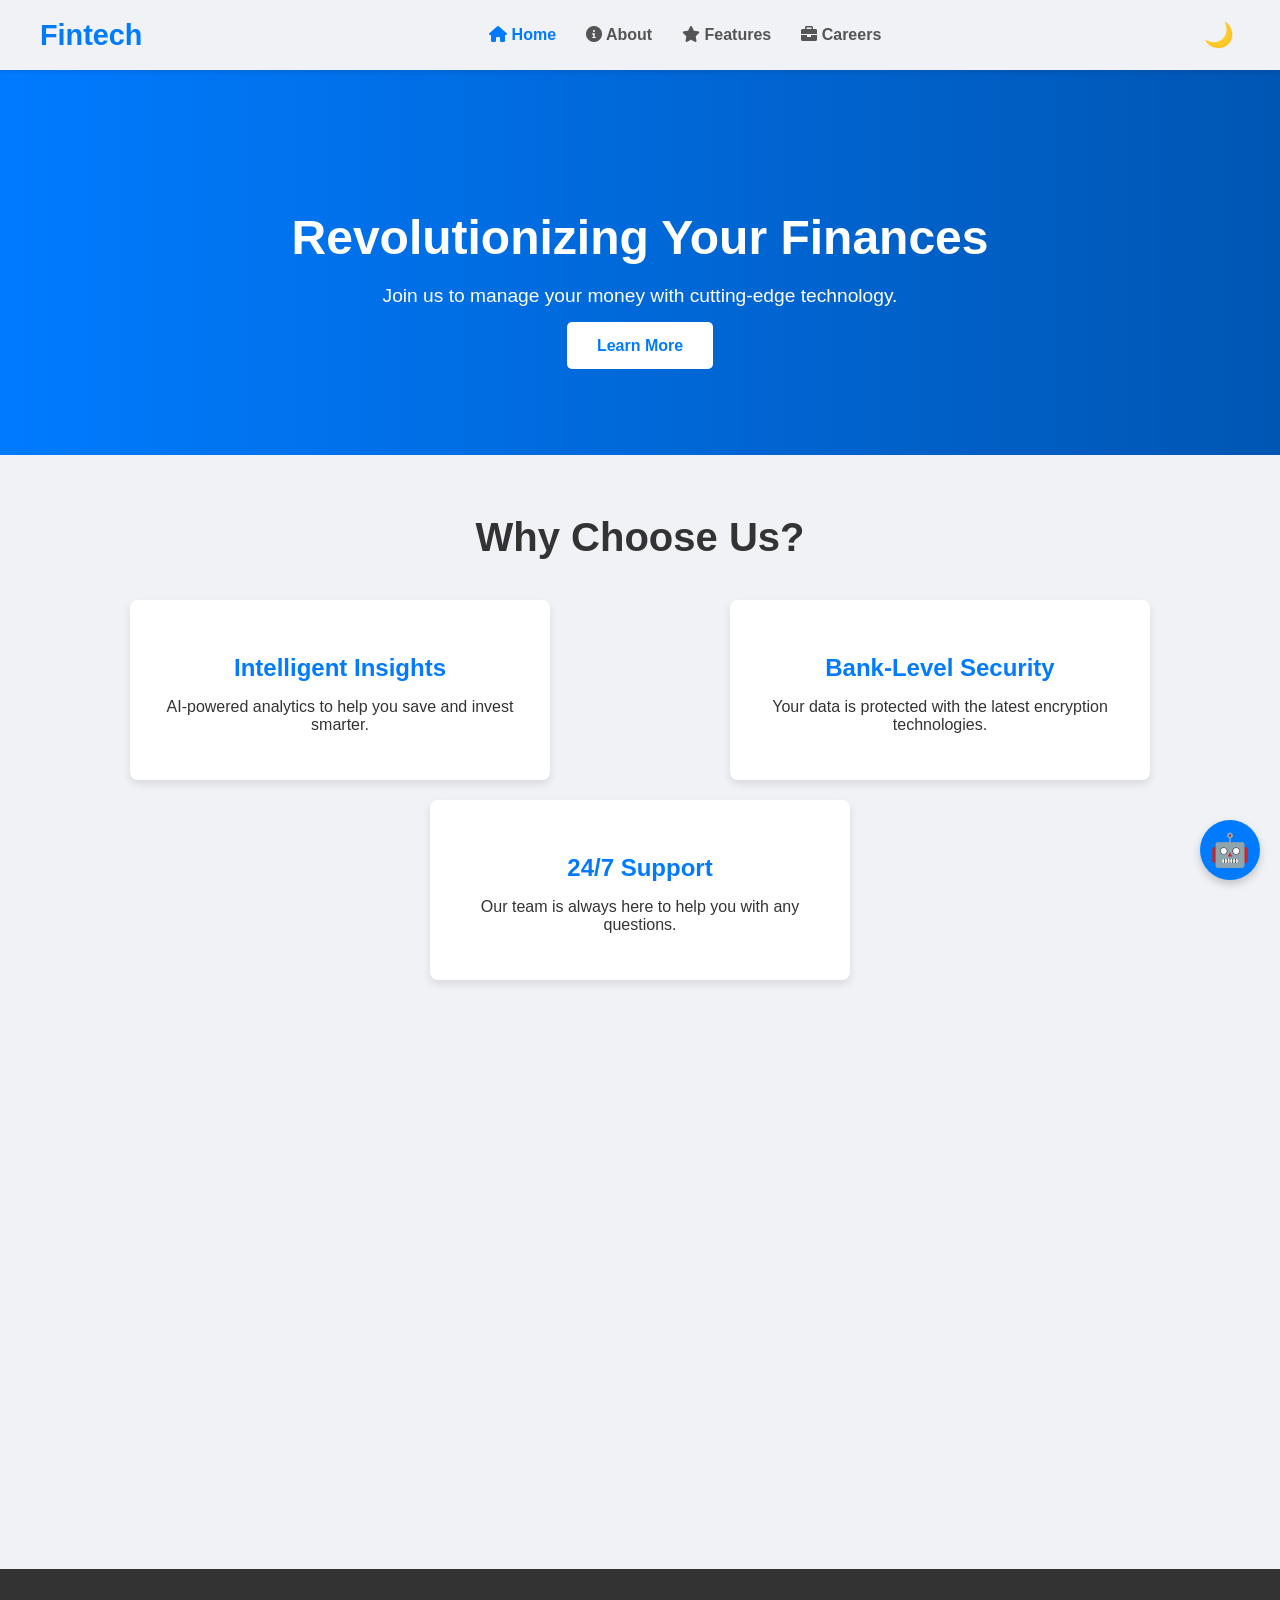
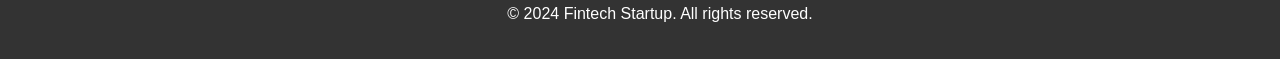
<file: index.html>
<!DOCTYPE html>
<html lang="en">
<!DOCTYPE html>
<html lang="en">
<head>
    <meta charset="UTF-8">
    <meta name="viewport" content="width=device-width, initial-scale=1.0">
    <title>Fintech Startup</title>
    <link rel="stylesheet" href="style.css">
    <link rel="stylesheet" href="https://cdnjs.cloudflare.com/ajax/libs/font-awesome/6.0.0-beta3/css/all.min.css">
</head>
<body>
    <header>
        <nav>
            <div class="logo">Fintech</div>
            <ul>
                <li><a href="index.html"><i class="fas fa-home"></i> Home</a></li>
                <li><a href="about.html"><i class="fas fa-info-circle"></i> About</a></li>
                <li><a href="features.html"><i class="fas fa-star"></i> Features</a></li>
                <li><a href="careers.html"><i class="fas fa-briefcase"></i> Careers</a></li>
            </ul>
            <button id="theme-switcher">🌙</button>
        </nav>
    </header>

    <main>
        <section id="home" class="hero">
            <h1>Revolutionizing Your Finances</h1>
            <p>Join us to manage your money with cutting-edge technology.</p>
            <a href="features.html" class="cta-button">Learn More</a>
        </section>

        <section id="features" class="features">
            <h2>Why Choose Us?</h2>
            <div class="feature-list">
                <div class="feature-item">
                    <h3>Intelligent Insights</h3>
                    <p>AI-powered analytics to help you save and invest smarter.</p>
                </div>
                <div class="feature-item">
                    <h3>Bank-Level Security</h3>
                    <p>Your data is protected with the latest encryption technologies.</p>
                </div>
                <div class="feature-item">
                    <h3>24/7 Support</h3>
                    <p>Our team is always here to help you with any questions.</p>
                </div>
            </div>
        </section>

        <section id="stats" class="stats">
            <h2>Our Impact in Numbers</h2>
            <div class="stat-list">
                <div class="stat-item">
                    <h3>10B+</h3>
                    <p>Transactions Processed</p>
                </div>
                <div class="stat-item">
                    <h3>1M+</h3>
                    <p>Happy Customers</p>
                </div>
                <div class="stat-item">
                    <h3>99.9%</h3>
                    <p>Uptime</p>
                </div>
            </div>
        </section>
    </main>

    <footer>
        <p>&copy; 2024 Fintech Startup. All rights reserved.</p>
    </footer>

    <div id="chatbot-container">
        <button id="chatbot-toggle">🤖</button>
        <div id="chatbot-window" class="hidden">
            <div id="chatbot-header">
                <h2>Chat with us!</h2>
            </div>
            <div id="chatbot-messages"></div>
            <div id="chatbot-input-container">
                <input type="text" id="chatbot-input" placeholder="Type your message...">
                <button id="chatbot-send">Send</button>
            </div>
        </div>
    </div>
    <script src="script.js"></script>
</body>
</html>
</file>
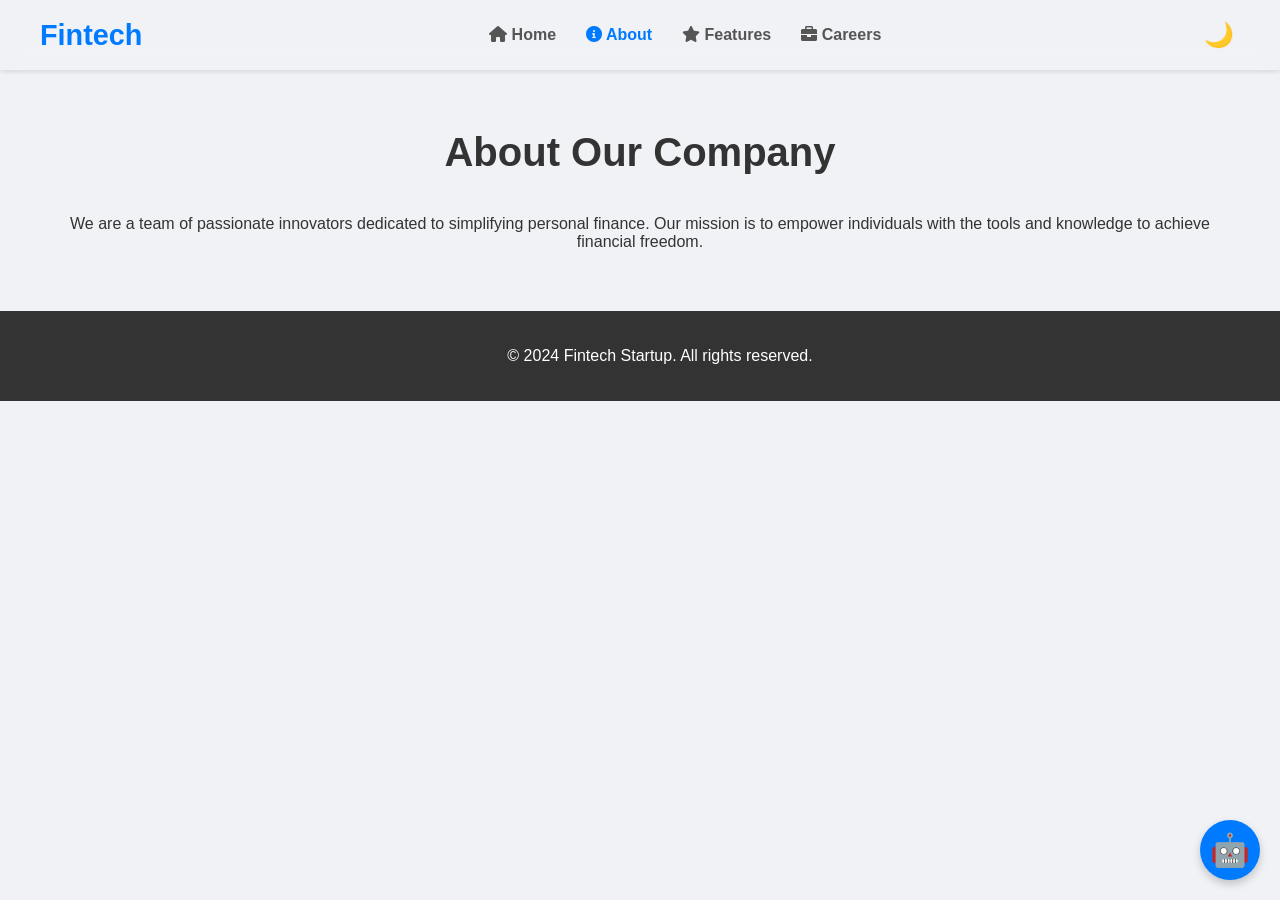
<file: about.html>
<!DOCTYPE html>
<html lang="en">
<!DOCTYPE html>
<html lang="en">
<head>
    <meta charset="UTF-8">
    <meta name="viewport" content="width=device-width, initial-scale=1.0">
    <title>About Us - Fintech Startup</title>
    <link rel="stylesheet" href="style.css">
    <link rel="stylesheet" href="https://cdnjs.cloudflare.com/ajax/libs/font-awesome/6.0.0-beta3/css/all.min.css">
</head>
<body>
    <header>
        <nav>
            <div class="logo">Fintech</div>
            <ul>
                <li><a href="index.html"><i class="fas fa-home"></i> Home</a></li>
                <li><a href="about.html"><i class="fas fa-info-circle"></i> About</a></li>
                <li><a href="features.html"><i class="fas fa-star"></i> Features</a></li>
                <li><a href="careers.html"><i class="fas fa-briefcase"></i> Careers</a></li>
            </ul>
            <button id="theme-switcher">🌙</button>
        </nav>
    </header>

    <main>
        <section class="about-us">
            <h1>About Our Company</h1>
            <p>We are a team of passionate innovators dedicated to simplifying personal finance. Our mission is to empower individuals with the tools and knowledge to achieve financial freedom.</p>
        </section>
    </main>

    <footer>
        <p>&copy; 2024 Fintech Startup. All rights reserved.</p>
    </footer>

    <div id="chatbot-container">
        <button id="chatbot-toggle">🤖</button>
        <div id="chatbot-window" class="hidden">
            <div id="chatbot-header">
                <h2>Chat with us!</h2>
            </div>
            <div id="chatbot-messages"></div>
            <div id="chatbot-input-container">
                <input type="text" id="chatbot-input" placeholder="Type your message...">
                <button id="chatbot-send">Send</button>
            </div>
        </div>
    </div>
    <script src="script.js"></script>
</body>
</html>
</file>
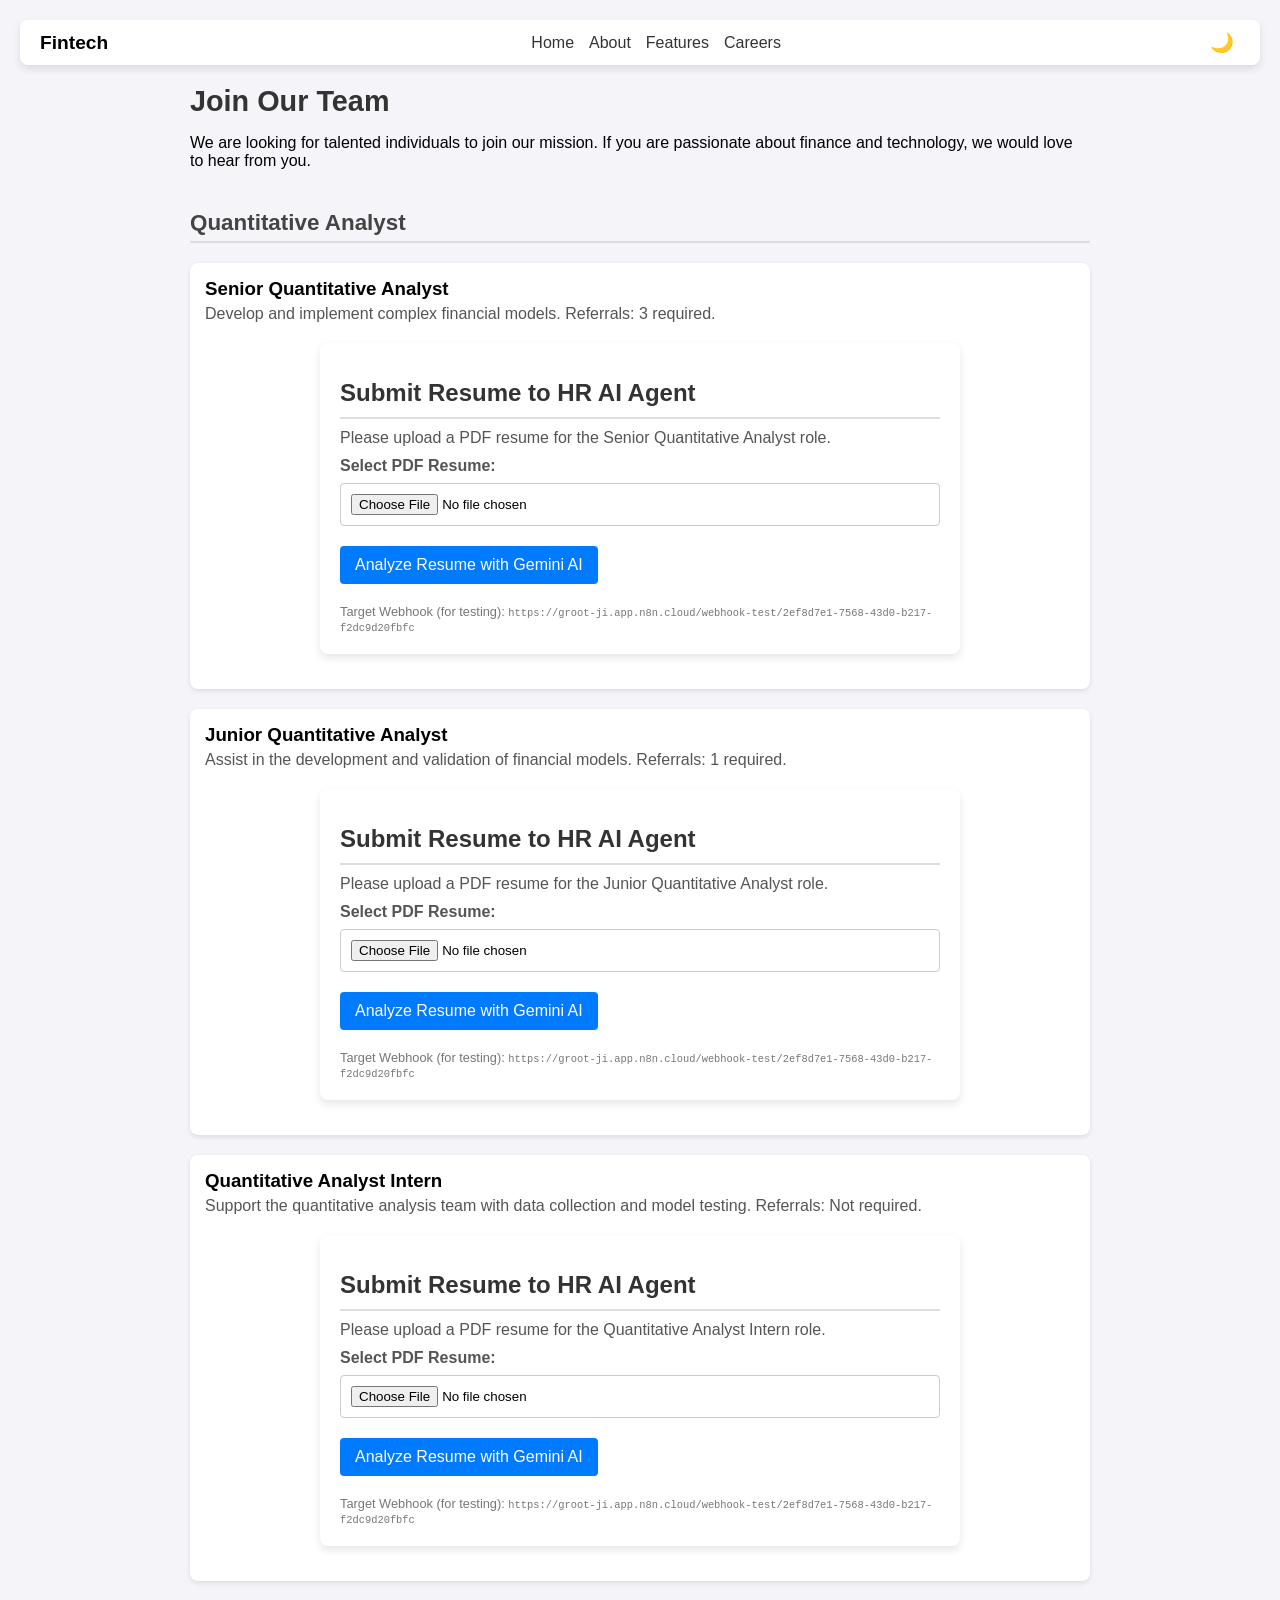
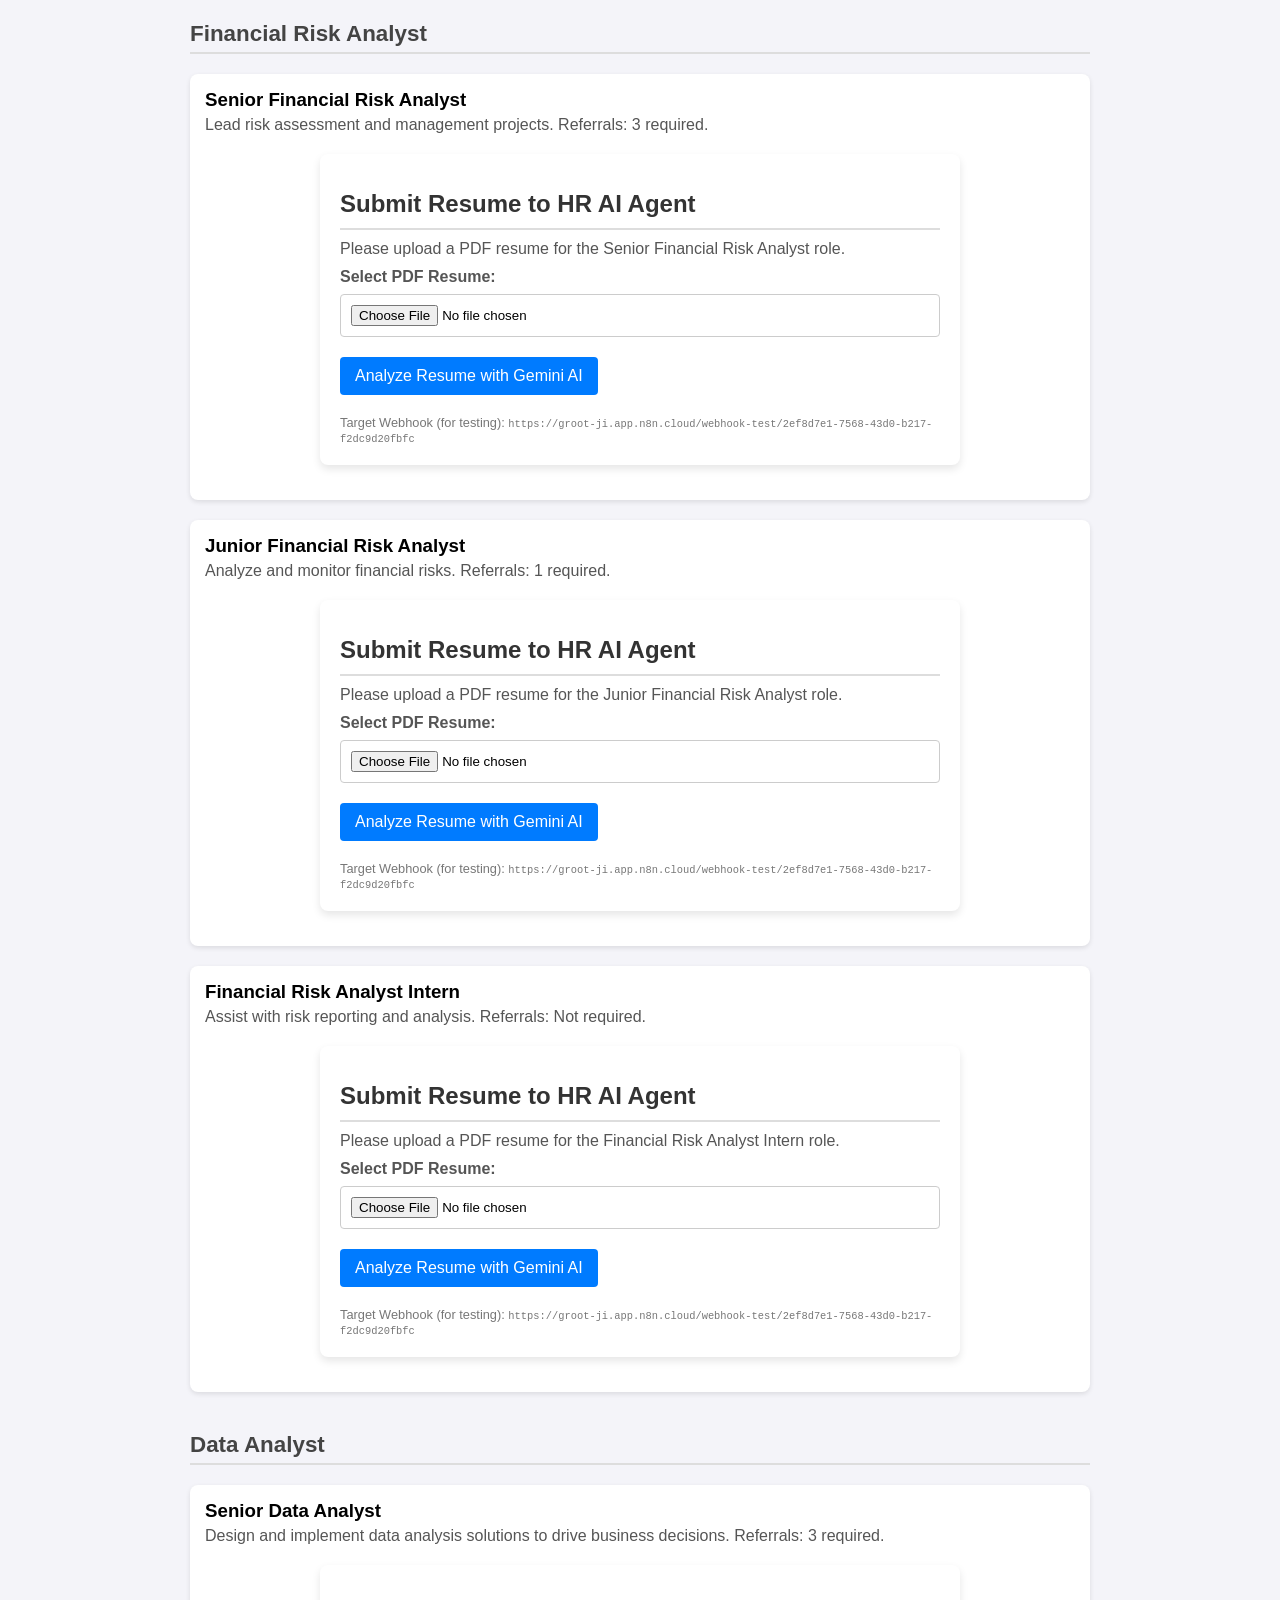
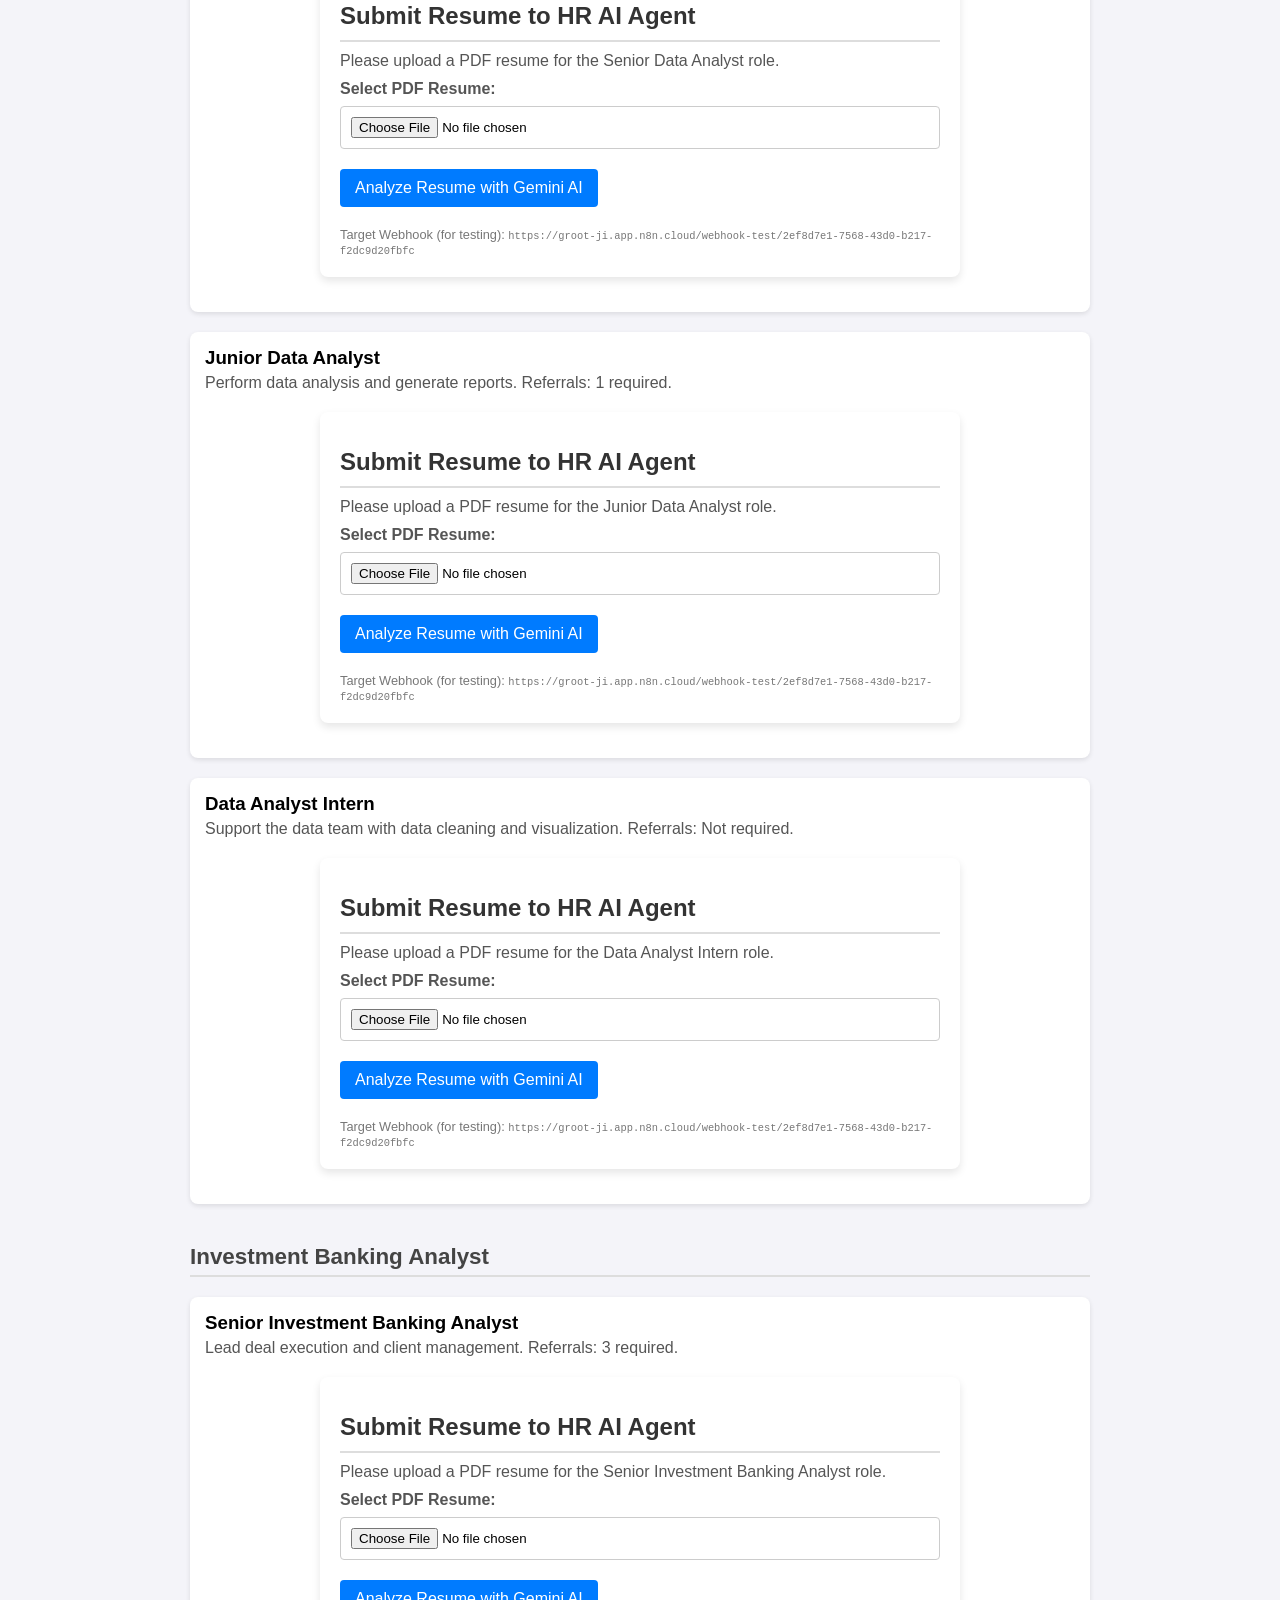
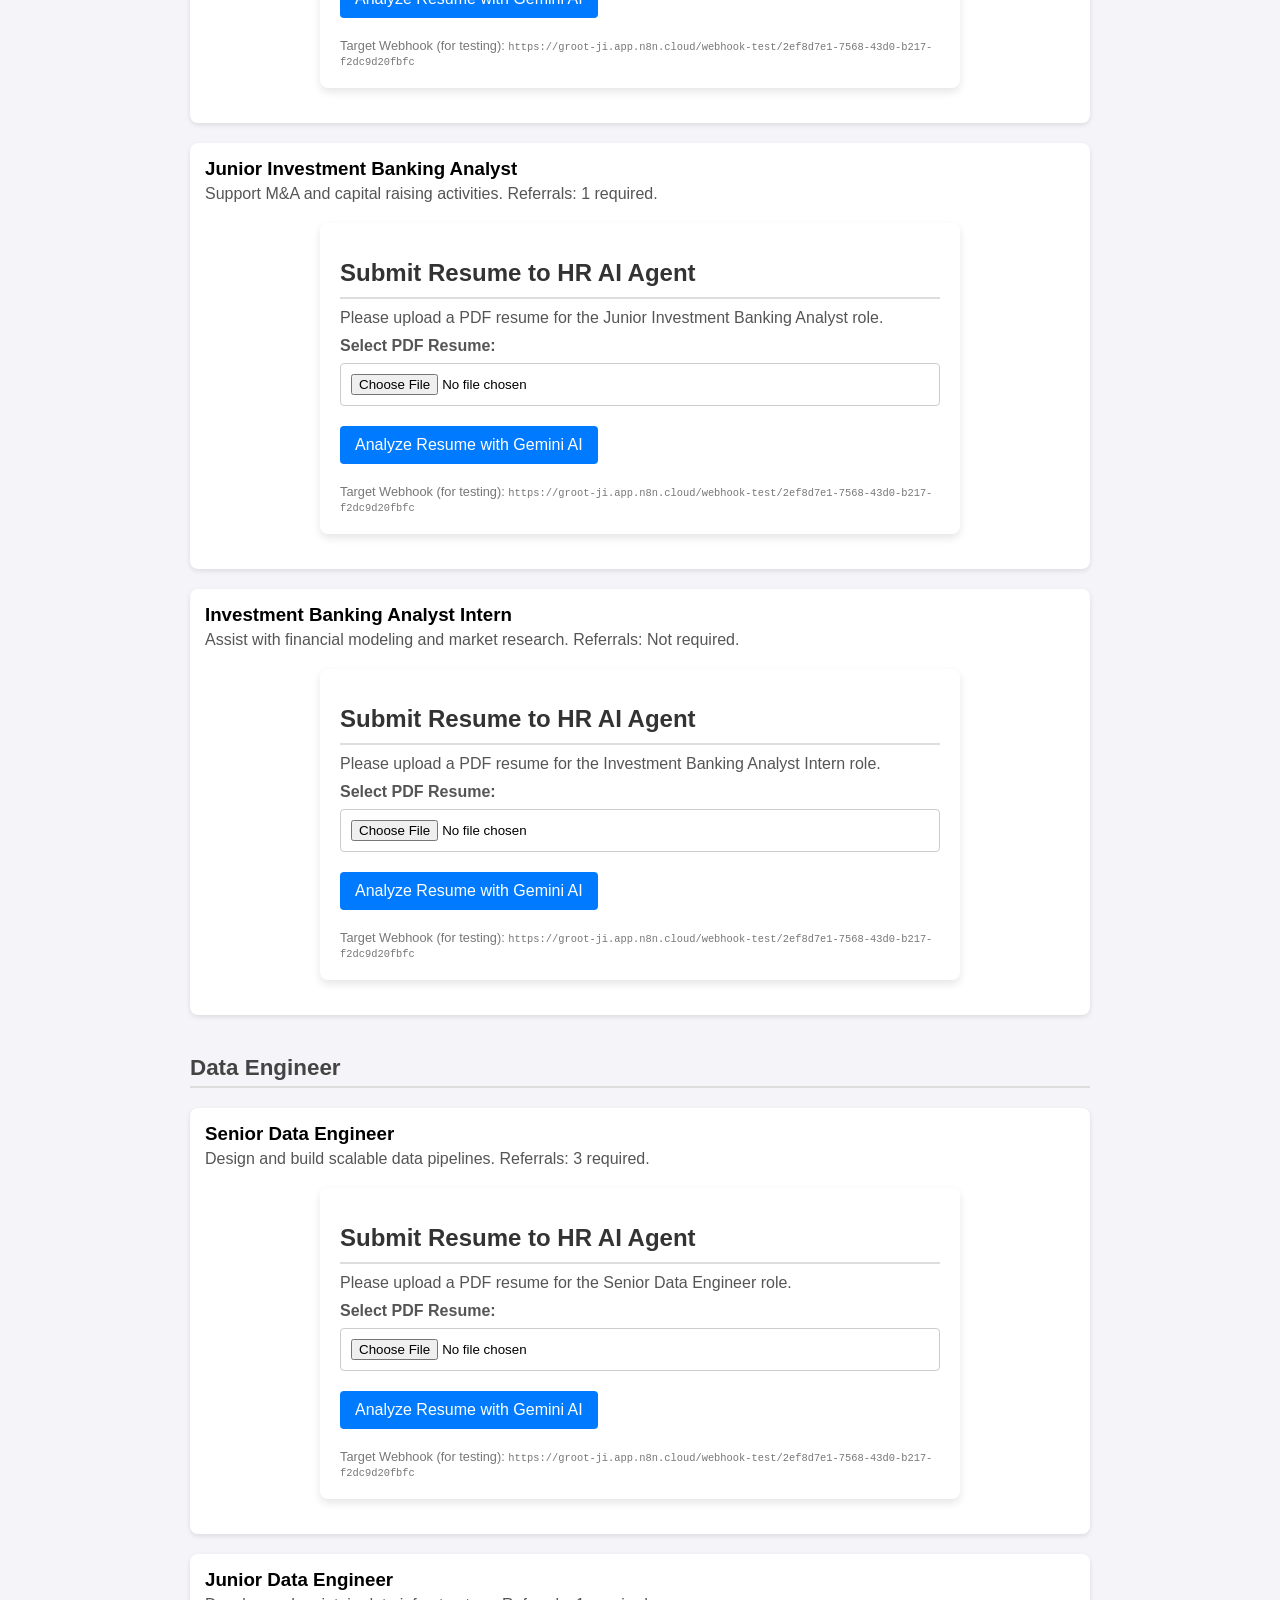
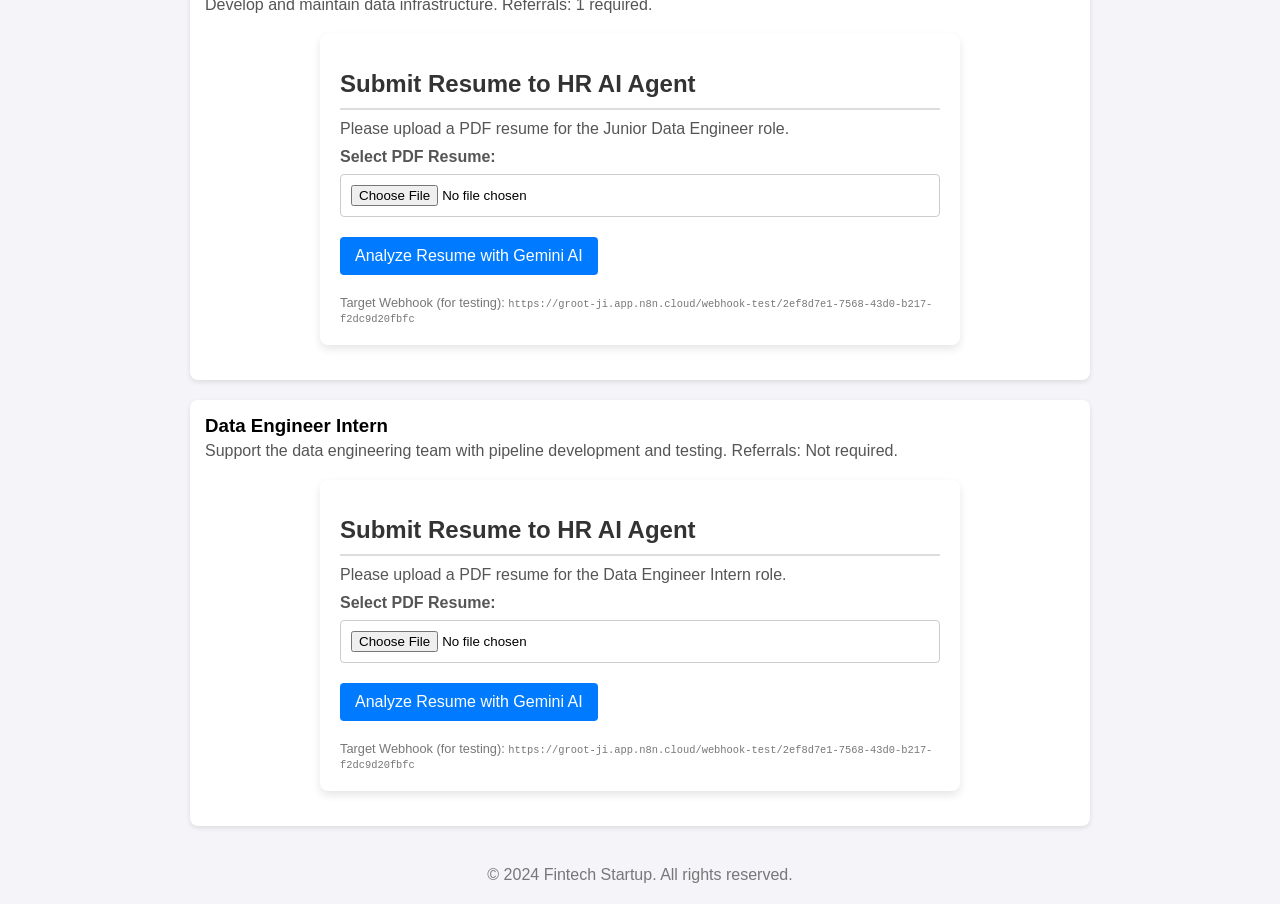
<file: careers.html>
<!DOCTYPE html>
<html lang="en">
<head>
    <meta charset="UTF-8">
    <meta name="viewport" content="width=device-width, initial-scale=1.0">
    <title>Careers - Fintech Startup</title>
    <style>
        body { font-family: Arial, sans-serif; margin: 20px; background-color: #f4f4f9; }
        header nav { display: flex; justify-content: space-between; align-items: center; background-color: #fff; padding: 10px 20px; border-radius: 8px; box-shadow: 0 4px 8px rgba(0,0,0,0.1); margin-bottom: 20px; }
        header nav .logo { font-weight: bold; font-size: 1.2em; }
        header nav ul { list-style: none; display: flex; gap: 15px; margin: 0; padding: 0; }
        header nav ul li a { text-decoration: none; color: #333; }
        header nav button { cursor: pointer; background: none; border: none; font-size: 1.2em; }
        .container { max-width: 900px; margin: 0 auto; }
        h1 { color: #333; font-size: 1.8em; margin-bottom: 10px; }
        h2 { color: #444; font-size: 1.4em; margin-top: 40px; border-bottom: 2px solid #ddd; padding-bottom: 5px; }
        .job-opening { margin-top: 20px; padding: 15px; background-color: #fff; border-radius: 8px; box-shadow: 0 2px 5px rgba(0,0,0,0.1); }
        .job-opening h3 { margin: 0 0 5px 0; }
        .job-opening p { margin: 0 0 10px 0; color: #555; }
        .form-container { max-width: 600px; margin: 20px auto; padding: 20px; background: white; border-radius: 8px; box-shadow: 0 4px 8px rgba(0,0,0,0.1); }
        .form-container h1 { color: #333; font-size: 1.5em; border-bottom: 2px solid #ddd; padding-bottom: 10px; }
        .form-container label { display: block; margin-bottom: 8px; font-weight: bold; color: #555; }
        .form-container input[type="file"] { margin-bottom: 20px; padding: 10px; border: 1px solid #ccc; border-radius: 4px; display: block; width: 100%; box-sizing: border-box; }
        .form-container input[type="submit"] { background-color: #007bff; color: white; padding: 10px 15px; border: none; border-radius: 4px; cursor: pointer; font-size: 1em; transition: background-color 0.3s; }
        .form-container input[type="submit"]:hover { background-color: #0056b3; }
        .webhook-info { font-size: 0.8em; color: #777; margin-top: 20px; }
        footer { text-align: center; margin-top: 40px; color: #777; }
    </style>
</head>
<body>
    <header>
        <nav>
            <div class="logo">Fintech</div>
            <ul>
                <li><a href="index.html">Home</a></li>
                <li><a href="about.html">About</a></li>
                <li><a href="features.html">Features</a></li>
                <li><a href="careers.html">Careers</a></li>
            </ul>
            <button id="theme-switcher">🌙</button>
        </nav>
    </header>

    <div class="container">
        <h1>Join Our Team</h1>
        <p>We are looking for talented individuals to join our mission. If you are passionate about finance and technology, we would love to hear from you.</p>

        <!-- Quantitative Analyst -->
        <h2>Quantitative Analyst</h2>
        <div class="job-opening">
            <h3>Senior Quantitative Analyst</h3>
            <p>Develop and implement complex financial models. Referrals: 3 required.</p>
            <div class="form-container">
                <h1>Submit Resume to HR AI Agent</h1>
                <p>Please upload a PDF resume for the Senior Quantitative Analyst role.</p>

                <form
                    action="https://groot-ji.app.n8n.cloud/webhook-test/2ef8d7e1-7568-43d0-b217-f2dc9d20fbfc"
                    method="POST"
                    enctype="multipart/form-data">

                    <label for="resumeFile-senior-quant">Select PDF Resume:</label>
                    <input
                        type="file"
                        id="resumeFile-senior-quant"
                        name="data"
                        accept=".pdf"
                        required>

                    <input type="submit" value="Analyze Resume with Gemini AI">
                </form>

                <div class="webhook-info">
                    Target Webhook (for testing): <code>https://groot-ji.app.n8n.cloud/webhook-test/2ef8d7e1-7568-43d0-b217-f2dc9d20fbfc</code>
                </div>
            </div>
        </div>

        <div class="job-opening">
            <h3>Junior Quantitative Analyst</h3>
            <p>Assist in the development and validation of financial models. Referrals: 1 required.</p>
            <div class="form-container">
                <h1>Submit Resume to HR AI Agent</h1>
                <p>Please upload a PDF resume for the Junior Quantitative Analyst role.</p>

                <form
                    action="https://groot-ji.app.n8n.cloud/webhook-test/2ef8d7e1-7568-43d0-b217-f2dc9d20fbfc"
                    method="POST"
                    enctype="multipart/form-data">

                    <label for="resumeFile-junior-quant">Select PDF Resume:</label>
                    <input
                        type="file"
                        id="resumeFile-junior-quant"
                        name="data"
                        accept=".pdf"
                        required>

                    <input type="submit" value="Analyze Resume with Gemini AI">
                </form>

                <div class="webhook-info">
                    Target Webhook (for testing): <code>https://groot-ji.app.n8n.cloud/webhook-test/2ef8d7e1-7568-43d0-b217-f2dc9d20fbfc</code>
                </div>
            </div>
        </div>

        <div class="job-opening">
            <h3>Quantitative Analyst Intern</h3>
            <p>Support the quantitative analysis team with data collection and model testing. Referrals: Not required.</p>
            <div class="form-container">
                <h1>Submit Resume to HR AI Agent</h1>
                <p>Please upload a PDF resume for the Quantitative Analyst Intern role.</p>

                <form
                    action="https://groot-ji.app.n8n.cloud/webhook-test/2ef8d7e1-7568-43d0-b217-f2dc9d20fbfc"
                    method="POST"
                    enctype="multipart/form-data">

                    <label for="resumeFile-intern-quant">Select PDF Resume:</label>
                    <input
                        type="file"
                        id="resumeFile-intern-quant"
                        name="data"
                        accept=".pdf"
                        required>

                    <input type="submit" value="Analyze Resume with Gemini AI">
                </form>

                <div class="webhook-info">
                    Target Webhook (for testing): <code>https://groot-ji.app.n8n.cloud/webhook-test/2ef8d7e1-7568-43d0-b217-f2dc9d20fbfc</code>
                </div>
            </div>
        </div>

        <!-- Financial Risk Analyst -->
        <h2>Financial Risk Analyst</h2>
        <div class="job-opening">
            <h3>Senior Financial Risk Analyst</h3>
            <p>Lead risk assessment and management projects. Referrals: 3 required.</p>
            <div class="form-container">
                <h1>Submit Resume to HR AI Agent</h1>
                <p>Please upload a PDF resume for the Senior Financial Risk Analyst role.</p>

                <form
                    action="https://groot-ji.app.n8n.cloud/webhook-test/2ef8d7e1-7568-43d0-b217-f2dc9d20fbfc"
                    method="POST"
                    enctype="multipart/form-data">

                    <label for="resumeFile-senior-risk">Select PDF Resume:</label>
                    <input
                        type="file"
                        id="resumeFile-senior-risk"
                        name="data"
                        accept=".pdf"
                        required>

                    <input type="submit" value="Analyze Resume with Gemini AI">
                </form>

                <div class="webhook-info">
                    Target Webhook (for testing): <code>https://groot-ji.app.n8n.cloud/webhook-test/2ef8d7e1-7568-43d0-b217-f2dc9d20fbfc</code>
                </div>
            </div>
        </div>

        <div class="job-opening">
            <h3>Junior Financial Risk Analyst</h3>
            <p>Analyze and monitor financial risks. Referrals: 1 required.</p>
            <div class="form-container">
                <h1>Submit Resume to HR AI Agent</h1>
                <p>Please upload a PDF resume for the Junior Financial Risk Analyst role.</p>

                <form
                    action="https://groot-ji.app.n8n.cloud/webhook-test/2ef8d7e1-7568-43d0-b217-f2dc9d20fbfc"
                    method="POST"
                    enctype="multipart/form-data">

                    <label for="resumeFile-junior-risk">Select PDF Resume:</label>
                    <input
                        type="file"
                        id="resumeFile-junior-risk"
                        name="data"
                        accept=".pdf"
                        required>

                    <input type="submit" value="Analyze Resume with Gemini AI">
                </form>

                <div class="webhook-info">
                    Target Webhook (for testing): <code>https://groot-ji.app.n8n.cloud/webhook-test/2ef8d7e1-7568-43d0-b217-f2dc9d20fbfc</code>
                </div>
            </div>
        </div>

        <div class="job-opening">
            <h3>Financial Risk Analyst Intern</h3>
            <p>Assist with risk reporting and analysis. Referrals: Not required.</p>
            <div class="form-container">
                <h1>Submit Resume to HR AI Agent</h1>
                <p>Please upload a PDF resume for the Financial Risk Analyst Intern role.</p>

                <form
                    action="https://groot-ji.app.n8n.cloud/webhook-test/2ef8d7e1-7568-43d0-b217-f2dc9d20fbfc"
                    method="POST"
                    enctype="multipart/form-data">

                    <label for="resumeFile-intern-risk">Select PDF Resume:</label>
                    <input
                        type="file"
                        id="resumeFile-intern-risk"
                        name="data"
                        accept=".pdf"
                        required>

                    <input type="submit" value="Analyze Resume with Gemini AI">
                </form>

                <div class="webhook-info">
                    Target Webhook (for testing): <code>https://groot-ji.app.n8n.cloud/webhook-test/2ef8d7e1-7568-43d0-b217-f2dc9d20fbfc</code>
                </div>
            </div>
        </div>

        <!-- Data Analyst -->
        <h2>Data Analyst</h2>
        <div class="job-opening">
            <h3>Senior Data Analyst</h3>
            <p>Design and implement data analysis solutions to drive business decisions. Referrals: 3 required.</p>
            <div class="form-container">
                <h1>Submit Resume to HR AI Agent</h1>
                <p>Please upload a PDF resume for the Senior Data Analyst role.</p>

                <form
                    action="https://groot-ji.app.n8n.cloud/webhook-test/2ef8d7e1-7568-43d0-b217-f2dc9d20fbfc"
                    method="POST"
                    enctype="multipart/form-data">

                    <label for="resumeFile-senior-data">Select PDF Resume:</label>
                    <input
                        type="file"
                        id="resumeFile-senior-data"
                        name="data"
                        accept=".pdf"
                        required>

                    <input type="submit" value="Analyze Resume with Gemini AI">
                </form>

                <div class="webhook-info">
                    Target Webhook (for testing): <code>https://groot-ji.app.n8n.cloud/webhook-test/2ef8d7e1-7568-43d0-b217-f2dc9d20fbfc</code>
                </div>
            </div>
        </div>

        <div class="job-opening">
            <h3>Junior Data Analyst</h3>
            <p>Perform data analysis and generate reports. Referrals: 1 required.</p>
            <div class="form-container">
                <h1>Submit Resume to HR AI Agent</h1>
                <p>Please upload a PDF resume for the Junior Data Analyst role.</p>

                <form
                    action="https://groot-ji.app.n8n.cloud/webhook-test/2ef8d7e1-7568-43d0-b217-f2dc9d20fbfc"
                    method="POST"
                    enctype="multipart/form-data">

                    <label for="resumeFile-junior-data">Select PDF Resume:</label>
                    <input
                        type="file"
                        id="resumeFile-junior-data"
                        name="data"
                        accept=".pdf"
                        required>

                    <input type="submit" value="Analyze Resume with Gemini AI">
                </form>

                <div class="webhook-info">
                    Target Webhook (for testing): <code>https://groot-ji.app.n8n.cloud/webhook-test/2ef8d7e1-7568-43d0-b217-f2dc9d20fbfc</code>
                </div>
            </div>
        </div>

        <div class="job-opening">
            <h3>Data Analyst Intern</h3>
            <p>Support the data team with data cleaning and visualization. Referrals: Not required.</p>
            <div class="form-container">
                <h1>Submit Resume to HR AI Agent</h1>
                <p>Please upload a PDF resume for the Data Analyst Intern role.</p>

                <form
                    action="https://groot-ji.app.n8n.cloud/webhook-test/2ef8d7e1-7568-43d0-b217-f2dc9d20fbfc"
                    method="POST"
                    enctype="multipart/form-data">

                    <label for="resumeFile-intern-data">Select PDF Resume:</label>
                    <input
                        type="file"
                        id="resumeFile-intern-data"
                        name="data"
                        accept=".pdf"
                        required>

                    <input type="submit" value="Analyze Resume with Gemini AI">
                </form>

                <div class="webhook-info">
                    Target Webhook (for testing): <code>https://groot-ji.app.n8n.cloud/webhook-test/2ef8d7e1-7568-43d0-b217-f2dc9d20fbfc</code>
                </div>
            </div>
        </div>

        <!-- Investment Banking Analyst -->
        <h2>Investment Banking Analyst</h2>
        <div class="job-opening">
            <h3>Senior Investment Banking Analyst</h3>
            <p>Lead deal execution and client management. Referrals: 3 required.</p>
            <div class="form-container">
                <h1>Submit Resume to HR AI Agent</h1>
                <p>Please upload a PDF resume for the Senior Investment Banking Analyst role.</p>

                <form
                    action="https://groot-ji.app.n8n.cloud/webhook-test/2ef8d7e1-7568-43d0-b217-f2dc9d20fbfc"
                    method="POST"
                    enctype="multipart/form-data">

                    <label for="resumeFile-senior-ib">Select PDF Resume:</label>
                    <input
                        type="file"
                        id="resumeFile-senior-ib"
                        name="data"
                        accept=".pdf"
                        required>

                    <input type="submit" value="Analyze Resume with Gemini AI">
                </form>

                <div class="webhook-info">
                    Target Webhook (for testing): <code>https://groot-ji.app.n8n.cloud/webhook-test/2ef8d7e1-7568-43d0-b217-f2dc9d20fbfc</code>
                </div>
            </div>
        </div>

        <div class="job-opening">
            <h3>Junior Investment Banking Analyst</h3>
            <p>Support M&A and capital raising activities. Referrals: 1 required.</p>
            <div class="form-container">
                <h1>Submit Resume to HR AI Agent</h1>
                <p>Please upload a PDF resume for the Junior Investment Banking Analyst role.</p>

                <form
                    action="https://groot-ji.app.n8n.cloud/webhook-test/2ef8d7e1-7568-43d0-b217-f2dc9d20fbfc"
                    method="POST"
                    enctype="multipart/form-data">

                    <label for="resumeFile-junior-ib">Select PDF Resume:</label>
                    <input
                        type="file"
                        id="resumeFile-junior-ib"
                        name="data"
                        accept=".pdf"
                        required>

                    <input type="submit" value="Analyze Resume with Gemini AI">
                </form>

                <div class="webhook-info">
                    Target Webhook (for testing): <code>https://groot-ji.app.n8n.cloud/webhook-test/2ef8d7e1-7568-43d0-b217-f2dc9d20fbfc</code>
                </div>
            </div>
        </div>

        <div class="job-opening">
            <h3>Investment Banking Analyst Intern</h3>
            <p>Assist with financial modeling and market research. Referrals: Not required.</p>
            <div class="form-container">
                <h1>Submit Resume to HR AI Agent</h1>
                <p>Please upload a PDF resume for the Investment Banking Analyst Intern role.</p>

                <form
                    action="https://groot-ji.app.n8n.cloud/webhook-test/2ef8d7e1-7568-43d0-b217-f2dc9d20fbfc"
                    method="POST"
                    enctype="multipart/form-data">

                    <label for="resumeFile-intern-ib">Select PDF Resume:</label>
                    <input
                        type="file"
                        id="resumeFile-intern-ib"
                        name="data"
                        accept=".pdf"
                        required>

                    <input type="submit" value="Analyze Resume with Gemini AI">
                </form>

                <div class="webhook-info">
                    Target Webhook (for testing): <code>https://groot-ji.app.n8n.cloud/webhook-test/2ef8d7e1-7568-43d0-b217-f2dc9d20fbfc</code>
                </div>
            </div>
        </div>

        <!-- Data Engineer -->
        <h2>Data Engineer</h2>
        <div class="job-opening">
            <h3>Senior Data Engineer</h3>
            <p>Design and build scalable data pipelines. Referrals: 3 required.</p>
            <div class="form-container">
                <h1>Submit Resume to HR AI Agent</h1>
                <p>Please upload a PDF resume for the Senior Data Engineer role.</p>

                <form
                    action="https://groot-ji.app.n8n.cloud/webhook-test/2ef8d7e1-7568-43d0-b217-f2dc9d20fbfc"
                    method="POST"
                    enctype="multipart/form-data">

                    <label for="resumeFile-senior-de">Select PDF Resume:</label>
                    <input
                        type="file"
                        id="resumeFile-senior-de"
                        name="data"
                        accept=".pdf"
                        required>

                    <input type="submit" value="Analyze Resume with Gemini AI">
                </form>

                <div class="webhook-info">
                    Target Webhook (for testing): <code>https://groot-ji.app.n8n.cloud/webhook-test/2ef8d7e1-7568-43d0-b217-f2dc9d20fbfc</code>
                </div>
            </div>
        </div>

        <div class="job-opening">
            <h3>Junior Data Engineer</h3>
            <p>Develop and maintain data infrastructure. Referrals: 1 required.</p>
            <div class="form-container">
                <h1>Submit Resume to HR AI Agent</h1>
                <p>Please upload a PDF resume for the Junior Data Engineer role.</p>

                <form
                    action="https://groot-ji.app.n8n.cloud/webhook-test/2ef8d7e1-7568-43d0-b217-f2dc9d20fbfc"
                    method="POST"
                    enctype="multipart/form-data">

                    <label for="resumeFile-junior-de">Select PDF Resume:</label>
                    <input
                        type="file"
                        id="resumeFile-junior-de"
                        name="data"
                        accept=".pdf"
                        required>

                    <input type="submit" value="Analyze Resume with Gemini AI">
                </form>

                <div class="webhook-info">
                    Target Webhook (for testing): <code>https://groot-ji.app.n8n.cloud/webhook-test/2ef8d7e1-7568-43d0-b217-f2dc9d20fbfc</code>
                </div>
            </div>
        </div>

        <div class="job-opening">
            <h3>Data Engineer Intern</h3>
            <p>Support the data engineering team with pipeline development and testing. Referrals: Not required.</p>
            <div class="form-container">
                <h1>Submit Resume to HR AI Agent</h1>
                <p>Please upload a PDF resume for the Data Engineer Intern role.</p>

                <form
                    action="https://groot-ji.app.n8n.cloud/webhook-test/2ef8d7e1-7568-43d0-b217-f2dc9d20fbfc"
                    method="POST"
                    enctype="multipart/form-data">

                    <label for="resumeFile-intern-de">Select PDF Resume:</label>
                    <input
                        type="file"
                        id="resumeFile-intern-de"
                        name="data"
                        accept=".pdf"
                        required>

                    <input type="submit" value="Analyze Resume with Gemini AI">
                </form>

                <div class="webhook-info">
                    Target Webhook (for testing): <code>https://groot-ji.app.n8n.cloud/webhook-test/2ef8d7e1-7568-43d0-b217-f2dc9d20fbfc</code>
                </div>
            </div>
        </div>

    </div>

    <footer>
        <p>&copy; 2024 Fintech Startup. All rights reserved.</p>
    </footer>
</body>
</html>
</file>
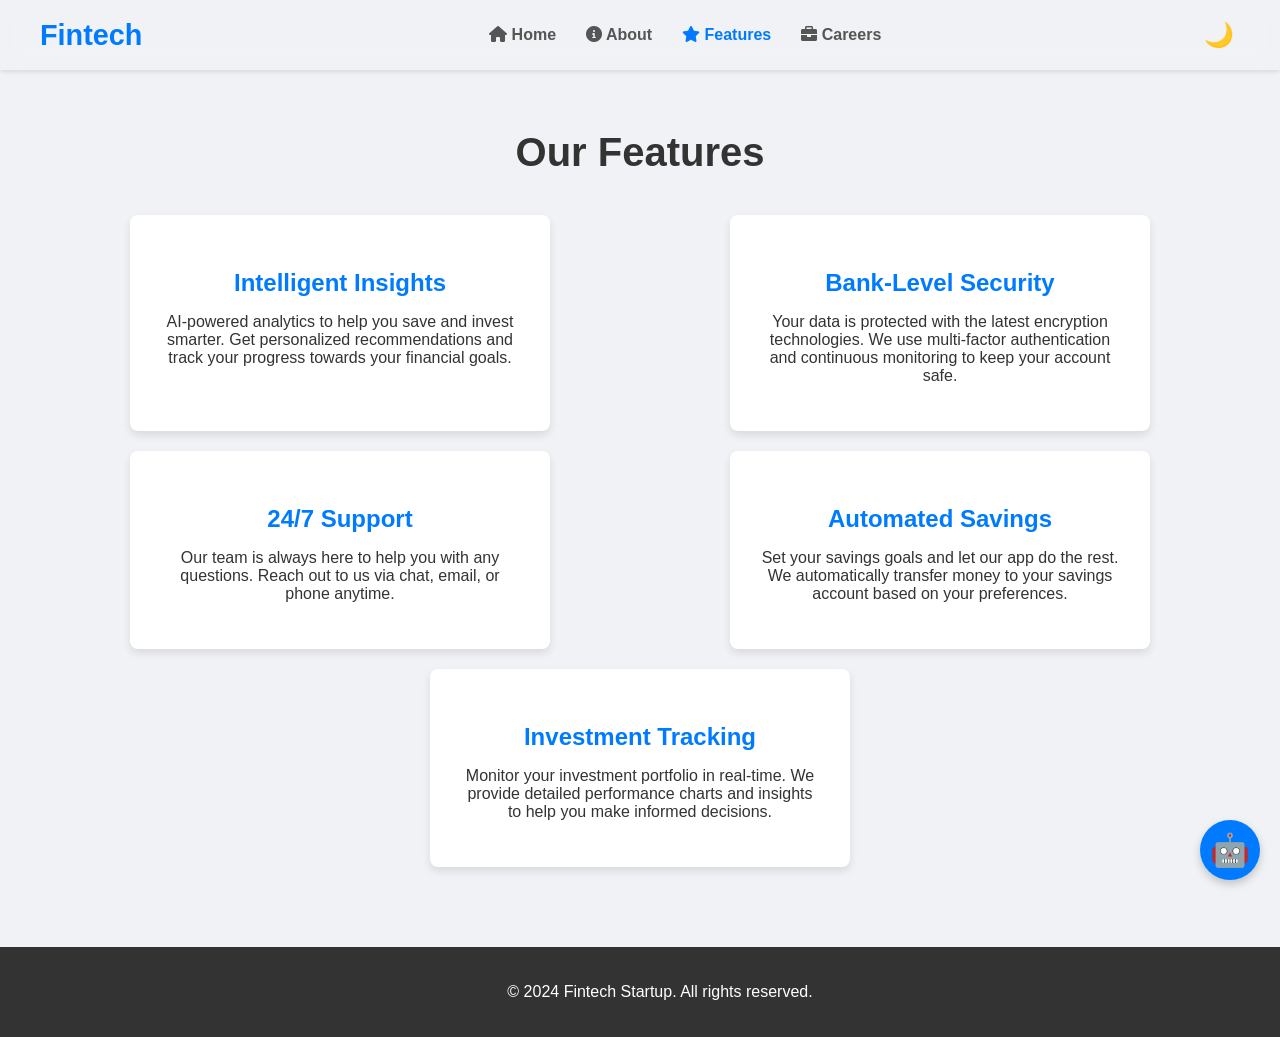
<file: features.html>
<!DOCTYPE html>
<html lang="en">
<!DOCTYPE html>
<html lang="en">
<head>
    <meta charset="UTF-8">
    <meta name="viewport" content="width=device-width, initial-scale=1.0">
    <title>Features - Fintech Startup</title>
    <link rel="stylesheet" href="style.css">
    <link rel="stylesheet" href="https://cdnjs.cloudflare.com/ajax/libs/font-awesome/6.0.0-beta3/css/all.min.css">
</head>
<body>
    <header>
        <nav>
            <div class="logo">Fintech</div>
            <ul>
                <li><a href="index.html"><i class="fas fa-home"></i> Home</a></li>
                <li><a href="about.html"><i class="fas fa-info-circle"></i> About</a></li>
                <li><a href="features.html"><i class="fas fa-star"></i> Features</a></li>
                <li><a href="careers.html"><i class="fas fa-briefcase"></i> Careers</a></li>
            </ul>
            <button id="theme-switcher">🌙</button>
        </nav>
    </header>

    <main>
        <section class="feature-page">
            <h1>Our Features</h1>
            <div class="feature-list">
                <div class="feature-item">
                    <h3>Intelligent Insights</h3>
                    <p>AI-powered analytics to help you save and invest smarter. Get personalized recommendations and track your progress towards your financial goals.</p>
                </div>
                <div class="feature-item">
                    <h3>Bank-Level Security</h3>
                    <p>Your data is protected with the latest encryption technologies. We use multi-factor authentication and continuous monitoring to keep your account safe.</p>
                </div>
                <div class="feature-item">
                    <h3>24/7 Support</h3>
                    <p>Our team is always here to help you with any questions. Reach out to us via chat, email, or phone anytime.</p>
                </div>
                <div class="feature-item">
                    <h3>Automated Savings</h3>
                    <p>Set your savings goals and let our app do the rest. We automatically transfer money to your savings account based on your preferences.</p>
                </div>
                <div class="feature-item">
                    <h3>Investment Tracking</h3>
                    <p>Monitor your investment portfolio in real-time. We provide detailed performance charts and insights to help you make informed decisions.</p>
                </div>
            </div>
        </section>
    </main>

    <footer>
        <p>&copy; 2024 Fintech Startup. All rights reserved.</p>
    </footer>

    <div id="chatbot-container">
        <button id="chatbot-toggle">🤖</button>
        <div id="chatbot-window" class="hidden">
            <div id="chatbot-header">
                <h2>Chat with us!</h2>
            </div>
            <div id="chatbot-messages"></div>
            <div id="chatbot-input-container">
                <input type="text" id="chatbot-input" placeholder="Type your message...">
                <button id="chatbot-send">Send</button>
            </div>
        </div>
    </div>
    <script src="script.js"></script>
</body>
</html>
</file>
<file: style.css>
/* General Body Styles */
body {
    font-family: 'Segoe UI', Tahoma, Geneva, Verdana, sans-serif;
    margin: 0;
    padding: 0;
    background-color: #f0f2f5;
    color: #333;
    overflow-x: hidden;
    transition: background-color 0.3s, color 0.3s;
}

body.dark-mode {
    background-color: #121212;
    color: #e0e0e0;
    background-image:
        linear-gradient(rgba(18, 18, 18, 0.95), rgba(18, 18, 18, 0.95)),
        repeating-linear-gradient(0deg, transparent, transparent 19px, #222 20px, transparent 20px),
        repeating-linear-gradient(90deg, transparent, transparent 19px, #222 20px, transparent 20px),
        linear-gradient(45deg, #1a1a1a 25%, transparent 25%, transparent 75%, #1a1a1a 75%, #1a1a1a),
        linear-gradient(45deg, #1a1a1a 25%, transparent 25%, transparent 75%, #1a1a1a 75%, #1a1a1a);
    background-size: 100%, 20px 20px, 20px 20px, 40px 40px, 40px 40px;
    background-position: 0 0, 0 0, 0 0, 20px 20px, 0 0;
}

/* Header and Navigation */
header {
    background-color: transparent;
    backdrop-filter: blur(10px);
    box-shadow: 0 2px 4px rgba(0, 0, 0, 0.1);
    position: fixed;
    width: 100%;
    top: 0;
    z-index: 1000;
    transition: top 0.3s, background-color 0.3s;
}

body.dark-mode header {
    background-color: rgba(18, 18, 18, 0.8);
}

body.dark-mode .logo {
    color: #00aaff;
}

body.dark-mode nav ul li a {
    color: #e0e0e0;
}

body.dark-mode nav ul li a:hover, body.dark-mode nav ul li a.active {
    color: #00aaff;
}

#theme-switcher {
    background: none;
    border: none;
    font-size: 1.5em;
    cursor: pointer;
    color: #333;
}

body.dark-mode #theme-switcher {
    color: #e0e0e0;
}

nav {
    display: flex;
    justify-content: space-between;
    align-items: center;
    max-width: 1200px;
    margin: 0 auto;
    padding: 0 20px;
    height: 70px;
}

.logo {
    font-size: 1.8em;
    font-weight: bold;
    color: #007bff;
}

nav ul {
    list-style: none;
    display: flex;
    margin: 0;
    padding: 0;
}

nav ul li {
    margin-left: 30px;
}

nav ul li a {
    text-decoration: none;
    color: #555;
    font-weight: bold;
    transition: color 0.3s;
}

nav ul li a:hover, nav ul li a.active {
    color: #007bff;
}

/* Main Content */
main {
    padding-top: 70px;
}

/* Hero Section */
.hero {
    background: linear-gradient(to right, #007bff, #0056b3);
    color: white;
    text-align: center;
    padding: 100px 20px;
    transition: background 0.3s;
}

body.dark-mode .hero {
    background: transparent;
}

.hero h1 {
    font-size: 3em;
    margin-bottom: 20px;
}

.hero p {
    font-size: 1.2em;
    margin-bottom: 30px;
}

.cta-button {
    background-color: #fff;
    color: #007bff;
    padding: 15px 30px;
    text-decoration: none;
    border-radius: 5px;
    font-weight: bold;
    transition: background-color 0.3s, color 0.3s;
}

.cta-button:hover {
    background-color: #f0f2f5;
}

/* Features Section */
.features, .stats, .about-us, .careers, .feature-page {
    max-width: 1200px;
    margin: 60px auto;
    padding: 0 20px;
    text-align: center;
}

.features h2, .stats h2, .about-us h1, .careers h1, .feature-page h1 {
    font-size: 2.5em;
    margin-bottom: 40px;
    color: #333;
}

.feature-list, .stat-list {
    display: flex;
    justify-content: space-around;
    flex-wrap: wrap;
}

.feature-item, .stat-item {
    background: #fff;
    padding: 30px;
    border-radius: 8px;
    box-shadow: 0 4px 8px rgba(0,0,0,0.1);
    width: 30%;
    margin-bottom: 20px;
    transition: transform 0.3s;
}

.feature-item:hover, .stat-item:hover {
    transform: translateY(-10px);
}

.feature-item h3, .stat-item h3 {
    font-size: 1.5em;
    margin-bottom: 10px;
    color: #007bff;
}

/* Careers Page */
.job-opening {
    background: #fff;
    padding: 30px;
    border-radius: 8px;
    box-shadow: 0 4px 8px rgba(0,0,0,0.1);
    text-align: left;
    max-width: 800px;
    margin: 20px auto;
}

.resume-form {
    margin-top: 20px;
}

.resume-form form {
    display: flex;
    flex-direction: column;
    gap: 10px;
}

.container {
    margin-top: 30px;
}

/* Footer */
footer {
    background-color: #333;
    color: white;
    text-align: center;
    padding: 20px;
    position: relative;
    bottom: 0;
    width: 100%;
}

/* Animations */
.hidden {
    opacity: 0;
    transform: translateY(20px);
    transition: opacity 0.6s, transform 0.6s;
}

.visible {
    opacity: 1;
    transform: translateY(0);
}

/* Chatbot Styles */
#chatbot-container {
    position: fixed;
    bottom: 20px;
    right: 20px;
    z-index: 1001;
}

#chatbot-toggle {
    background-color: #007bff;
    color: white;
    border: none;
    border-radius: 50%;
    width: 60px;
    height: 60px;
    font-size: 2em;
    cursor: pointer;
    box-shadow: 0 4px 8px rgba(0,0,0,0.2);
}

body.dark-mode #chatbot-toggle {
    background-color: #00aaff;
}

#chatbot-window {
    width: 350px;
    height: 500px;
    background: #fff;
    border-radius: 10px;
    box-shadow: 0 4px 12px rgba(0,0,0,0.15);
    display: flex;
    flex-direction: column;
    overflow: hidden;
    position: absolute;
    bottom: 80px;
    right: 0;
    transition: opacity 0.3s, transform 0.3s;
}

body.dark-mode #chatbot-window {
    background: #2c2c2c;
}

#chatbot-window.hidden {
    opacity: 0;
    transform: translateY(20px);
    pointer-events: none;
}

#chatbot-header {
    background: #007bff;
    color: white;
    padding: 15px;
    text-align: center;
}

body.dark-mode #chatbot-header {
    background: #00aaff;
}

#chatbot-messages {
    flex-grow: 1;
    padding: 15px;
    overflow-y: auto;
    display: flex;
    flex-direction: column;
    gap: 10px;
}

.chatbot-message {
    padding: 10px 15px;
    border-radius: 15px;
    max-width: 80%;
}

.user-message {
    background-color: #007bff;
    color: white;
    align-self: flex-end;
    border-bottom-right-radius: 0;
}

.bot-message {
    background-color: #e9ecef;
    color: #333;
    align-self: flex-start;
    border-bottom-left-radius: 0;
}

body.dark-mode .bot-message {
    background-color: #444;
    color: #e0e0e0;
}

#chatbot-input-container {
    display: flex;
    padding: 10px;
    border-top: 1px solid #ddd;
}

body.dark-mode #chatbot-input-container {
    border-top: 1px solid #444;
}

#chatbot-input {
    flex-grow: 1;
    border: 1px solid #ccc;
    border-radius: 5px;
    padding: 10px;
}

body.dark-mode #chatbot-input {
    background-color: #555;
    border-color: #666;
    color: #e0e0e0;
}

#chatbot-send {
    background-color: #007bff;
    color: white;
    border: none;
    border-radius: 5px;
    padding: 0 15px;
    margin-left: 10px;
    cursor: pointer;
}

body.dark-mode #chatbot-send {
    background-color: #00aaff;
}

.hidden {
    opacity: 0;
    transition: opacity 1s ease-out;
}

.visible {
    opacity: 1;
}
</file>
